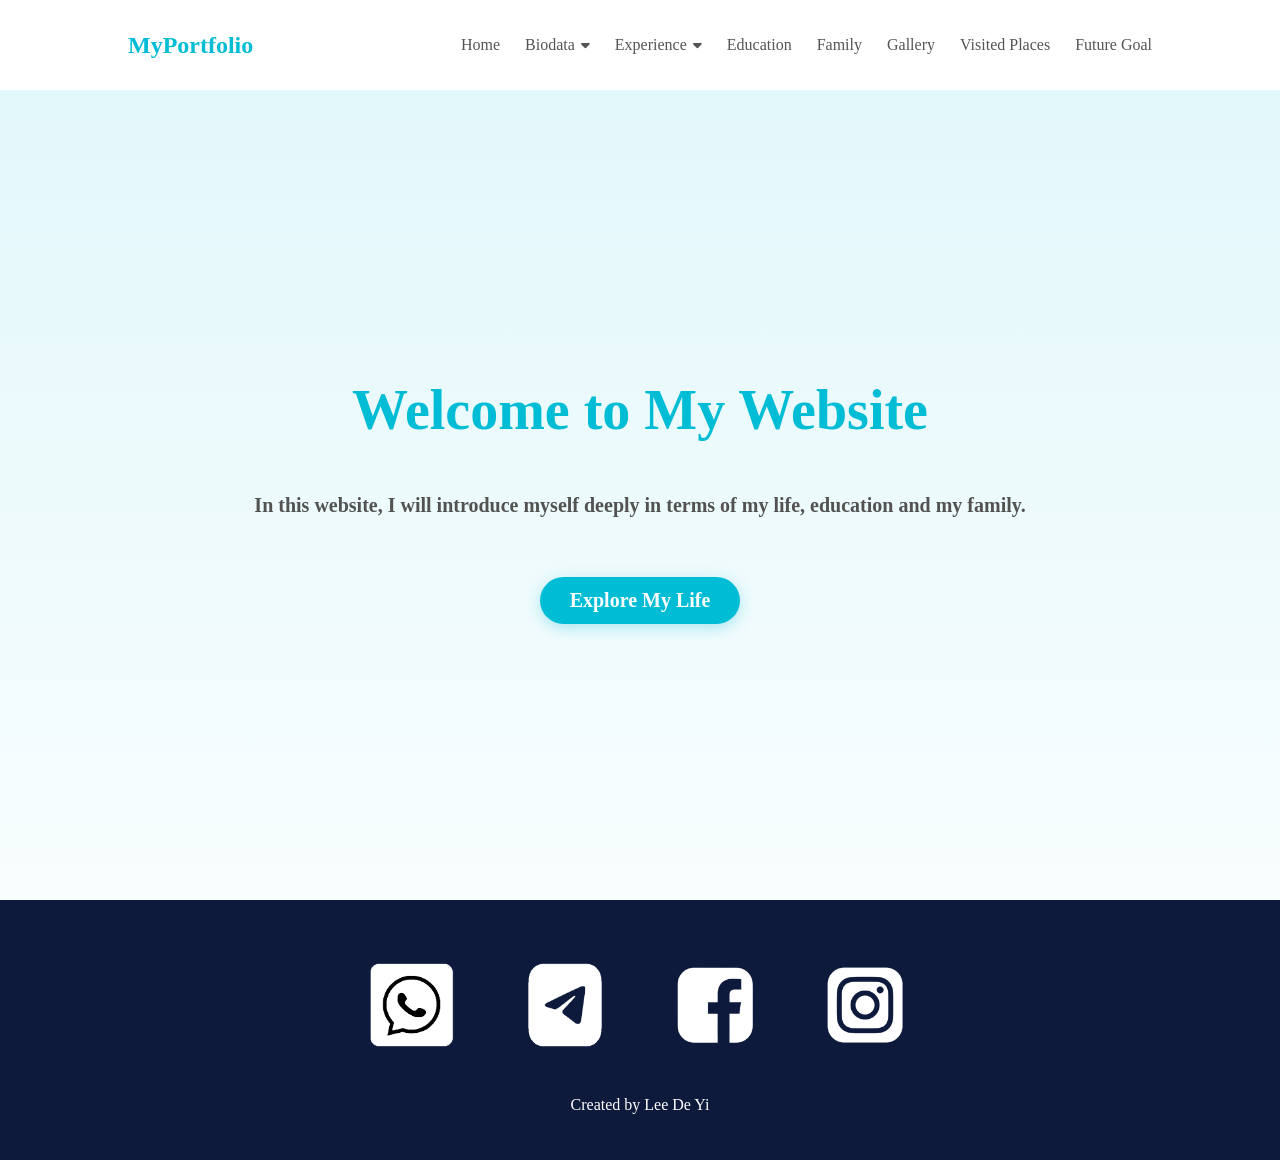
<file: index.html>
<html>
<head>
<title> Personal Website </title>
<link rel="stylesheet" href="css/style.css">
<link rel="stylesheet" href="https://cdnjs.cloudflare.com/ajax/libs/font-awesome/6.4.0/css/all.min.css">
</head>
</head>
<body>

<header class="navbar">
    <div class="logo"> MyPortfolio </div>
    <nav> <ul>
            <li> <a href="index.html"> Home </a></li>

            <li class="dropdown">
                <a href="biodata.html" class="dropdown-toggle"> Biodata <i class="fa-solid fa-caret-down"> </i></a>
                <ul class="dropdown-menu">
                    <li> <a href="biodata.html#myuniversity"> My University </a></li>
                    <li> <a href="biodata.html#personal-info"> My Personal Information</a></li>
                    <li> <a href="biodata.html#my-hobbies"> My Hobbies </a></li>
                </ul>
            </li>
            
            <li class="dropdown"> 
                <a href="experience.html" class="dropdown-toggle"> Experience <i class="fa-solid fa-caret-down"></i></a>
                <ul class="dropdown-menu">
                    <li> <a href="experience.html#academic-section"> Academic Experience </a></li>
                    <li> <a href="experience.html#work-section"> Work Experience </a></li>
                </ul>
            </li>

            <li> <a href="education.html"> Education </a> </li>
            <li> <a href="family.html"> Family </a></li>
            <li> <a href="gallery.html"> Gallery </a></li>
            <li> <a href="visited_places.html"> Visited Places </a></li>
            <li> <a href="future_goal.html"> Future Goal </a></li>
        </ul>
    </nav>
</header>

<div class="home-container">
    <h1> Welcome to My Website <h1>
    <p> In this website, I will introduce myself deeply in terms of my life, education and my family. </p>
    <a href="biodata.html" class="btn"> Explore My Life </a>
</div>

<footer>
    <div class="icon-container">
    <a href="https://wa.me/qr/P2AELR5VDIWWH1" target="_blank">
        <img src="images/icon_whatsapp.png" class="hover-image" alt="WhatsApp">
    </a>

    <a href="https://t.me/leedeyi" target="_blank">
        <img src="images/icon_telegram.png" class="hover-image" alt="Telegram">
    </a>

    <a href="https://www.facebook.com/share/1EXvJigWQc/" target="_blank">
        <img src="images/icon_facebook.png" class="hover-image" alt="Facebook">
    </a>
    <a href="https://www.instagram.com/leedeyi1012?igsh=MThqMXd4MTV3eXZ1eg=" target="_blank">
        <img src="images/icon_instagram.png" class="hover-image" alt="Instagram">
    </a>
    </div>
    <p> Created by Lee De Yi </p>
</footer>
</body>
</html>
</file>
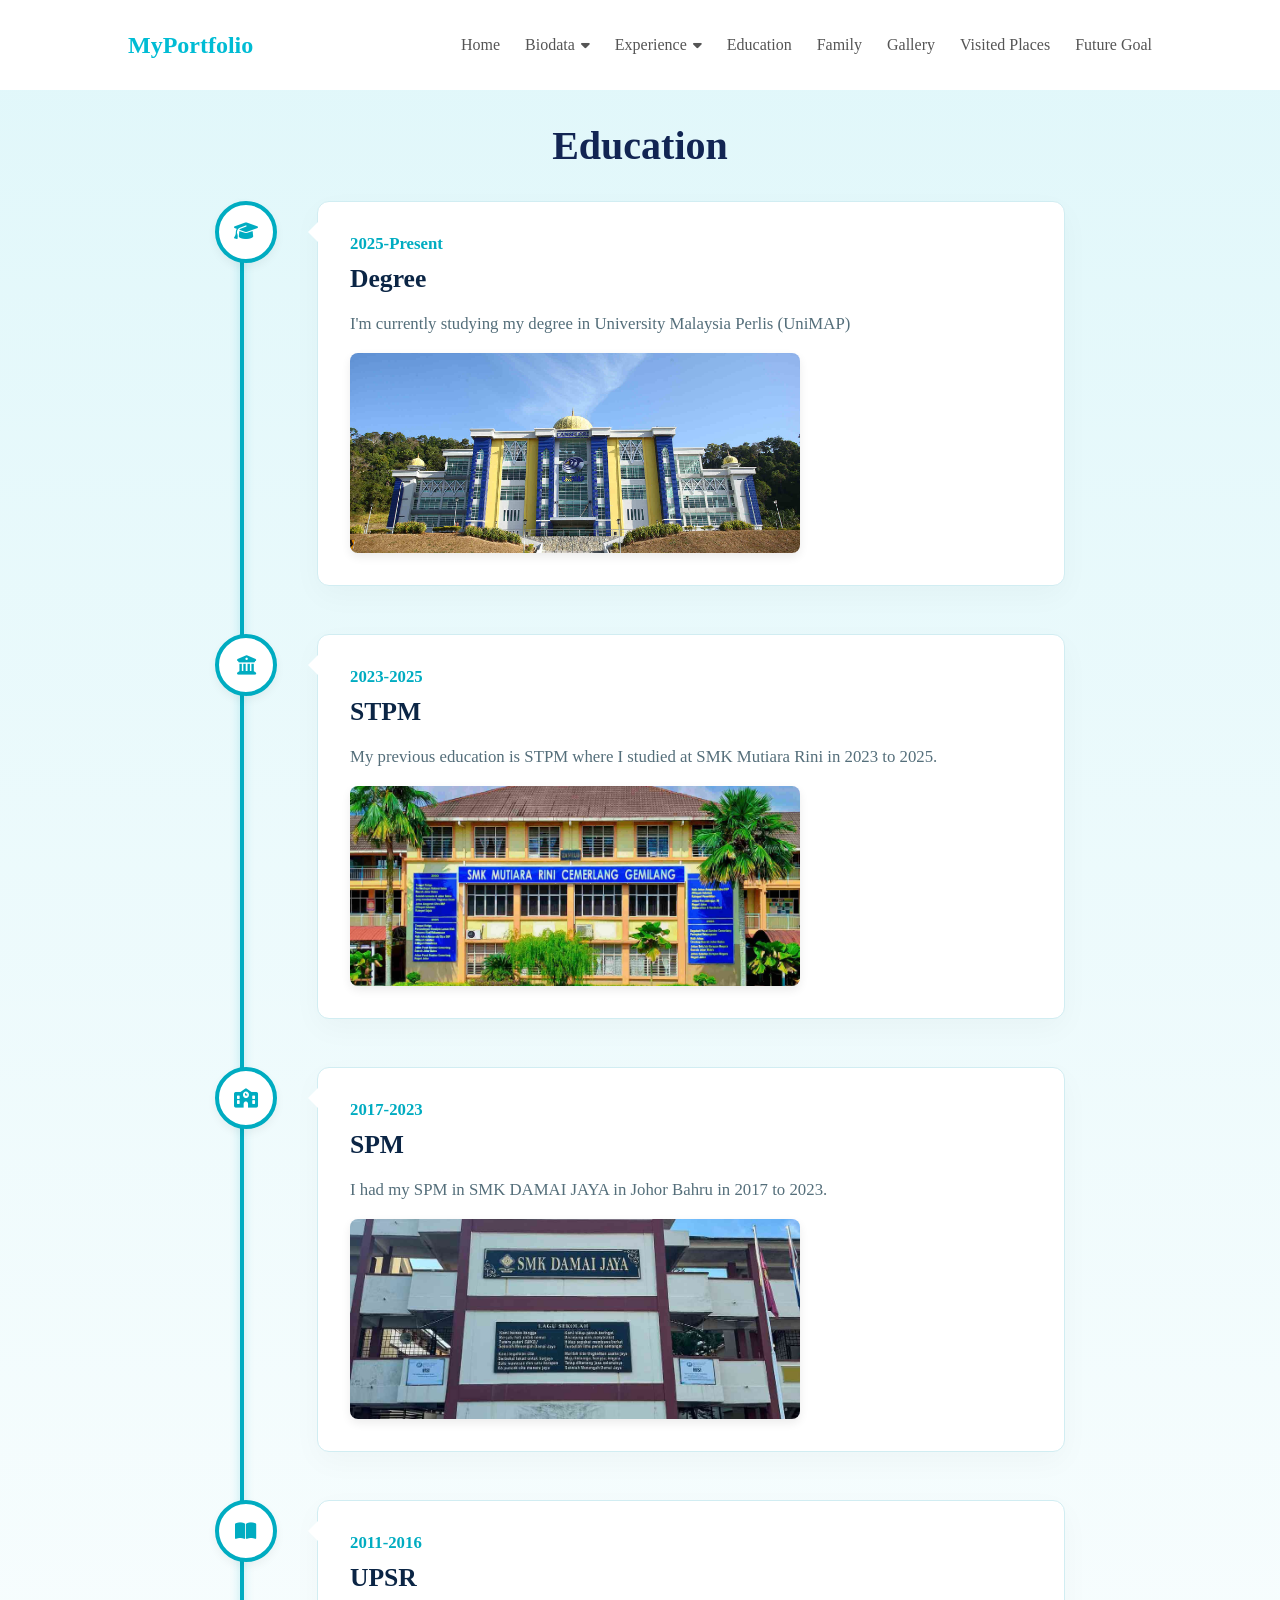
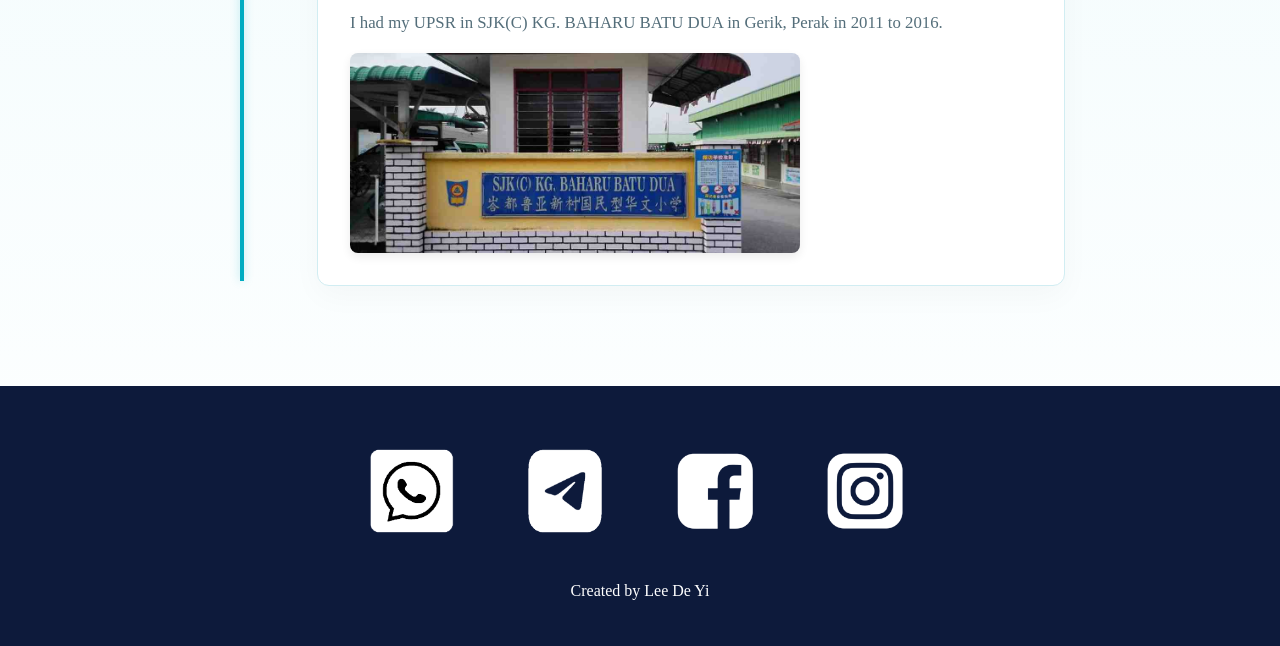
<file: education.html>
<html>
<head>
<title> Education </title>
<link rel="stylesheet" href="css/style.css">
<link rel="stylesheet" href="https://cdnjs.cloudflare.com/ajax/libs/font-awesome/6.4.0/css/all.min.css">
</head>
<body>

<header class="navbar">
    <div class="logo"> MyPortfolio </div>
    <nav> <ul>
            <li> <a href="index.html"> Home </a></li>

            <li class="dropdown">
                <a href="biodata.html" class="dropdown-toggle"> Biodata <i class="fa-solid fa-caret-down"> </i> </a>
                <ul class="dropdown-menu">
                    <li> <a href="biodata.html#myuniversity"> My University </a></li>
                    <li> <a href="biodata.html#personal-info"> My Personal Information</a></li>
                    <li> <a href="biodata.html#my-hobbies"> My Hobbies </a></li>
                </ul>
            </li>
            
            <li class="dropdown"> 
                <a href="experience.html" class="dropdown-toggle"> Experience <i class="fa-solid fa-caret-down"> </i></a>
                <ul class="dropdown-menu">
                    <li> <a href="experience.html#academic-section"> Academic Experience </a></li>
                    <li> <a href="experience.html#work-section"> Work Experience </a></li>
                </ul>
            </li>

            <li> <a href="education.html"> Education </a> </li>
            <li> <a href="family.html"> Family </a></li>
            <li> <a href="gallery.html"> Gallery </a></li>
            <li> <a href="visited_places.html"> Visited Places </a></li>
            <li> <a href="future_goal.html"> Future Goal </a></li>
        </ul>
    </nav>
</header>

<section class="myeducation" id="myeducation">
    <h1> Education </h1>

    <div class="timeline-container">
        <div class="timeline-line"></div>

        <div class="timeline-item">
            <div class="timeline-marker">
                <i class="fa-solid fa-graduation-cap"></i>
            </div>
            <div class="timeline-content">
                <div class="time-period"> 2025-Present </div>
                <h3> Degree </h3>
                <p> I'm currently studying my degree in University Malaysia Perlis (UniMAP) </p>
                <div class="timeline-img">
                    <img src="images/picture_universiti.jpeg" alt="UniMAP">
                </div>
            </div>
        </div>

        <div class="timeline-item">
            <div class="timeline-marker">
                <i class="fa-solid fa-university"></i>
            </div>
            <div class="timeline-content">
                <div class="time-period"> 2023-2025 </div>
                <h3> STPM </h3>
                <p> My previous education is STPM where I studied at SMK Mutiara Rini in 2023 to 2025. </p>
                <div class="timeline-img">
                    <img src="images/picture_stpm.jpg" alt="STPM">
                </div>
            </div>
        </div>

        <div class="timeline-item">
            <div class="timeline-marker">
                <i class="fa-solid fa-school"></i>
            </div>
            <div class="timeline-content">
                <div class="time-period">2017-2023</div>
                <h3> SPM </h3>
                <p> I had my SPM in SMK DAMAI JAYA in Johor Bahru in 2017 to 2023. </p>
                <div class="timeline-img">
                    <img src="images/picture_spm.jpg" alt="SPM">
                </div>
            </div>
        </div>

        <div class="timeline-item">
            <div class="timeline-marker">
                <i class="fa-solid fa-book-open"></i>
            </div>
            <div class="timeline-content">
                <div class="time-period"> 2011-2016 </div>
                <h3> UPSR </h3>
                <p> I had my UPSR in SJK(C) KG. BAHARU BATU DUA in Gerik, Perak in 2011 to 2016. </p>
                <div class="timeline-img">
                    <img src="images/picture_upsr.jpg" alt="UPSR">
                </div>
            </div>
        </div>

    </div>
</section>

<footer>
    <div class="icon-container">
    <a href="https://wa.me/qr/P2AELR5VDIWWH1" target="_blank">
        <img src="images/icon_whatsapp.png" class="hover-image" alt="WhatsApp">
    </a>

    <a href="https://t.me/leedeyi" target="_blank">
        <img src="images/icon_telegram.png" class="hover-image" alt="Telegram">
    </a>

    <a href="https://www.facebook.com/share/1EXvJigWQc/" target="_blank">
        <img src="images/icon_facebook.png" class="hover-image" alt="Facebook">
    </a>
    <a href="https://www.instagram.com/leedeyi1012?igsh=MThqMXd4MTV3eXZ1eg=" target="_blank">
        <img src="images/icon_instagram.png" class="hover-image" alt="Instagram">
    </a>
    </div>
    <p> Created by Lee De Yi </p>
</footer>
</body>
</html>
</file>
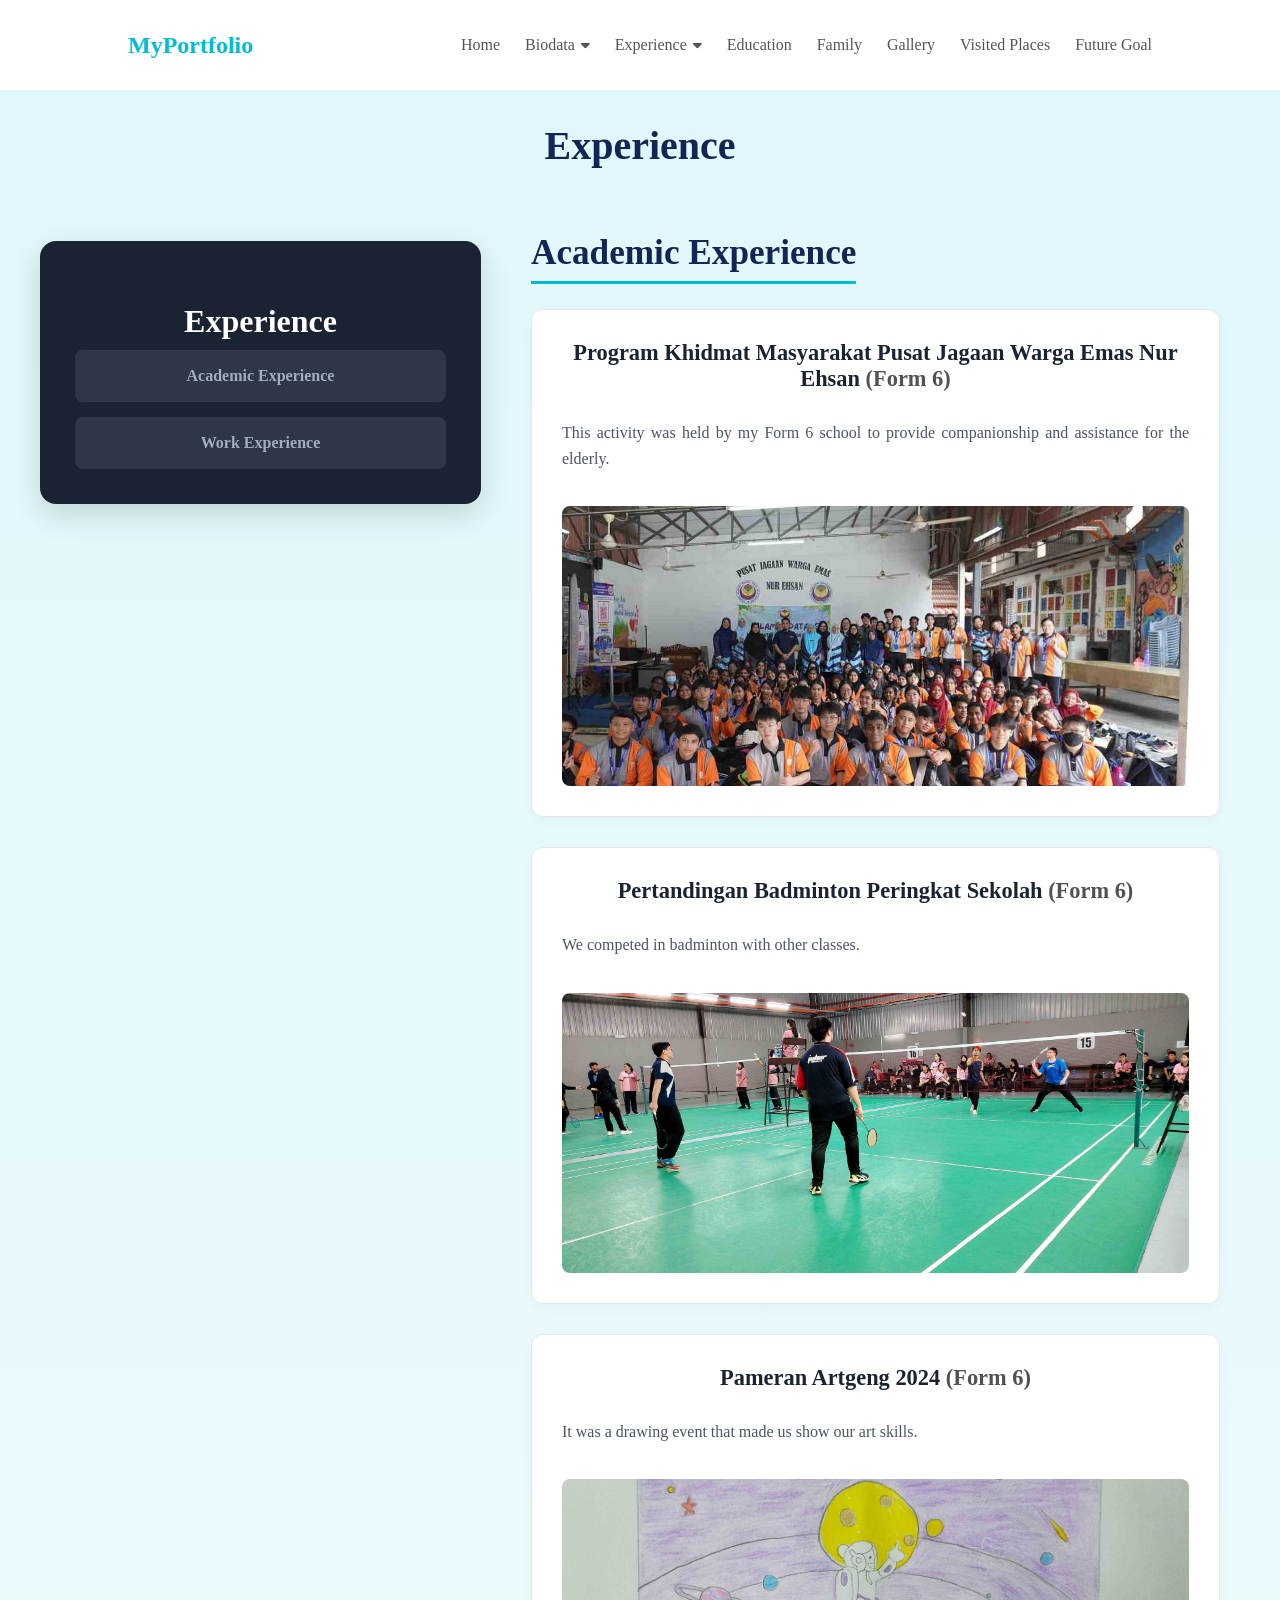
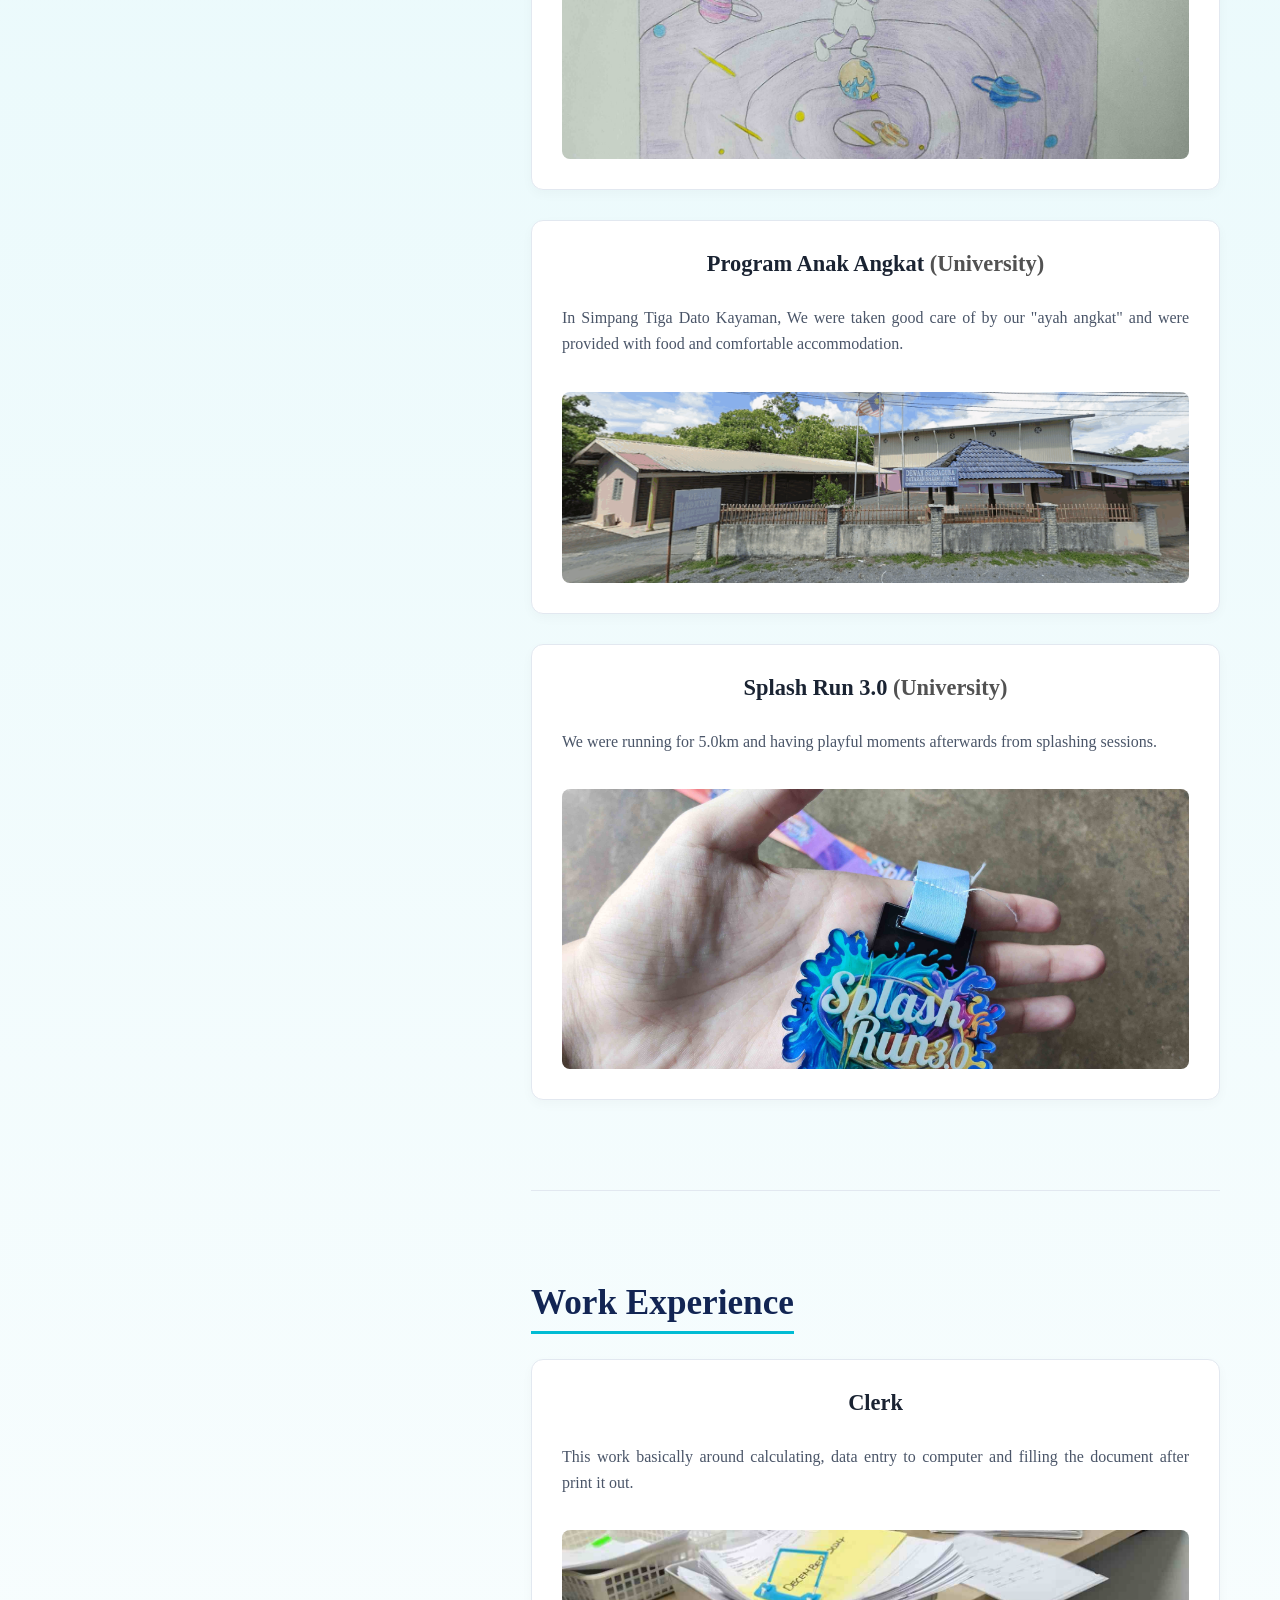
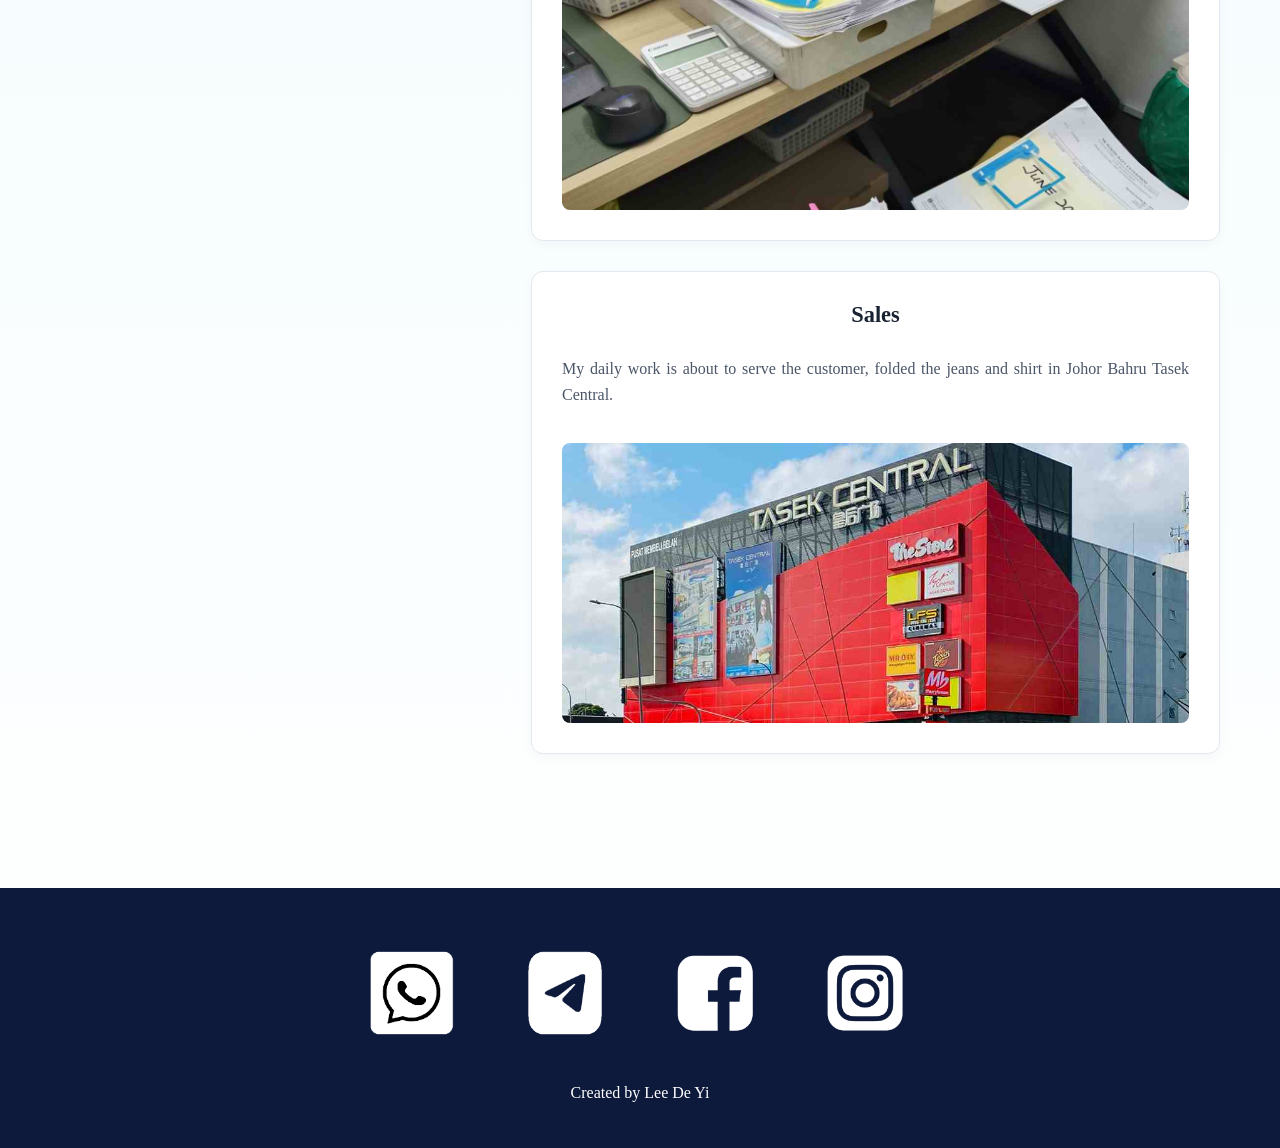
<file: experience.html>
<html>
<head>
<title> Experience </title>
<link rel="stylesheet" href="css/style.css">
<link rel="stylesheet" href="https://cdnjs.cloudflare.com/ajax/libs/font-awesome/6.4.0/css/all.min.css">
</head>
<body>

<header class="navbar">
    <div class="logo"> MyPortfolio </div>
    <nav> <ul>
            <li> <a href="index.html"> Home </a></li>

            <li class="dropdown">
                <a href="biodata.html" class="dropdown-toggle"> Biodata <i class="fa-solid fa-caret-down"> </i> </a>
                <ul class="dropdown-menu">
                    <li> <a href="biodata.html#myuniversity"> My University </a></li>
                    <li> <a href="biodata.html#personal-info"> My Personal Information</a></li>
                    <li> <a href="biodata.html#my-hobbies"> My Hobbies </a></li>
                </ul>
            </li>
            
            <li class="dropdown"> 
                <a href="experience.html" class="dropdown-toggle"> Experience <i class="fa-solid fa-caret-down"> </i></a>
                <ul class="dropdown-menu">
                    <li> <a href="experience.html#academic-section"> Academic Experience </a></li>
                    <li> <a href="experience.html#work-section"> Work Experience </a></li>
                </ul>
            </li>

            <li> <a href="education.html"> Education </a> </li>
            <li> <a href="family.html"> Family </a></li>
            <li> <a href="gallery.html"> Gallery </a></li>
            <li> <a href="visited_places.html"> Visited Places </a></li>
            <li> <a href="future_goal.html"> Future Goal </a></li>
        </ul>
    </nav>
</header>

    <h1> Experience </h1>
<div class="experience-container">
    
    <aside class="left-nav-panel">
        <h2 class="nav-main-title"> Experience </h2>
        
        <div class="nav-btn-group">
            <a href="#academic-section" class="nav-btn"> Academic Experience </a>
            <a href="#work-section" class="nav-btn"> Work Experience </a>
        </div>
    </aside>

    <main class="right-scroll-content">
        
        <section id="academic-section" class="content-block-wrapper">
            <h1 class="section-heading"> Academic Experience </h1>
            
            <div class="info-card">
                <h2> Program Khidmat Masyarakat Pusat Jagaan Warga Emas Nur Ehsan <span style="color: rgb(82, 82, 82)"> (Form 6) </span></h2>
                <p> This activity was held by my Form 6 school to provide companionship and assistance for the elderly. </p>
                <img src="images/picture_program_khidmat_masyarakat.jpg"  alt="Picture Program Khidmat Masyarakat" class="card-display-img">
            </div>

            <div class="info-card">
                <h2> Pertandingan Badminton Peringkat Sekolah <span style="color: rgb(82, 82, 82)"> (Form 6) </span></h2>
                <p> We competed in badminton with other classes. </p>
                <img src="images/picture_pertandingan_badminton.jpg" alt="Picture Pertandingan Badminton" class="card-display-img">
            </div>

            <div class="info-card">
                <h2> Pameran Artgeng 2024 <span style="color: rgb(82, 82, 82)"> (Form 6) </span></h2>
                <p>  It was a drawing event that made us show our art skills. </p>
                <img src="images/picture_artgeng.jpg" alt="Picture Artgeng" class="card-display-img">
            </div>

            <div class="info-card">
                <h2> Program Anak Angkat <span style="color: rgb(82, 82, 82)"> (University) </span></h2>
                <p>  In Simpang Tiga Dato Kayaman, We were taken good care of by our "ayah angkat" and were provided with food and comfortable accommodation. </p>
                <img src="images/picture_program_anak_angkat.png" alt="Picture Program Anak Angkat" class="card-display-img">
            </div>

            <div class="info-card">
                <h2> Splash Run 3.0 <span style="color: rgb(82, 82, 82)"> (University) </span> </h2>
                <p>  We were running for 5.0km and having playful moments afterwards from splashing sessions. </p>
                <img src="images/picture_splash_run.jpg" alt="Picture Splash Run" class="card-display-img">
            </div>

        </section>

        <hr class="section-divider">

        <section id="work-section" class="content-block-wrapper">
            <h1 class="section-heading"> Work Experience </h1>
            
            <div class="info-card">
                <h2> Clerk </h2>
                <p> This work basically around calculating, data entry to computer and filling the document after print it out. </p>
                <img src="images/picture_work_experience_clerk.jpg" alt="Picture Clerk" class="card-display-img">
            </div>

            <div class="info-card">
                <h2> Sales </h2>
                <p> My daily work is about to serve the customer, folded the jeans and shirt in Johor Bahru Tasek Central. </p>
                <img src="images/picture_work_experience_sales.jpg" alt="Picture Sales" class="card-display-img">
            </div>

        </section>

    </main>
</div>

<br>
<br>
<br>

<footer>
    <div class="icon-container">
    <a href="https://wa.me/qr/P2AELR5VDIWWH1" target="_blank">
        <img src="images/icon_whatsapp.png" class="hover-image" alt="WhatsApp">
    </a>

    <a href="https://t.me/leedeyi" target="_blank">
        <img src="images/icon_telegram.png" class="hover-image" alt="Telegram">
    </a>

    <a href="https://www.facebook.com/share/1EXvJigWQc/" target="_blank">
        <img src="images/icon_facebook.png" class="hover-image" alt="Facebook">
    </a>
    <a href="https://www.instagram.com/leedeyi1012?igsh=MThqMXd4MTV3eXZ1eg=" target="_blank">
        <img src="images/icon_instagram.png" class="hover-image" alt="Instagram">
    </a>
    </div>
    <p> Created by Lee De Yi </p>
</footer>
</body>
</html>
</file>
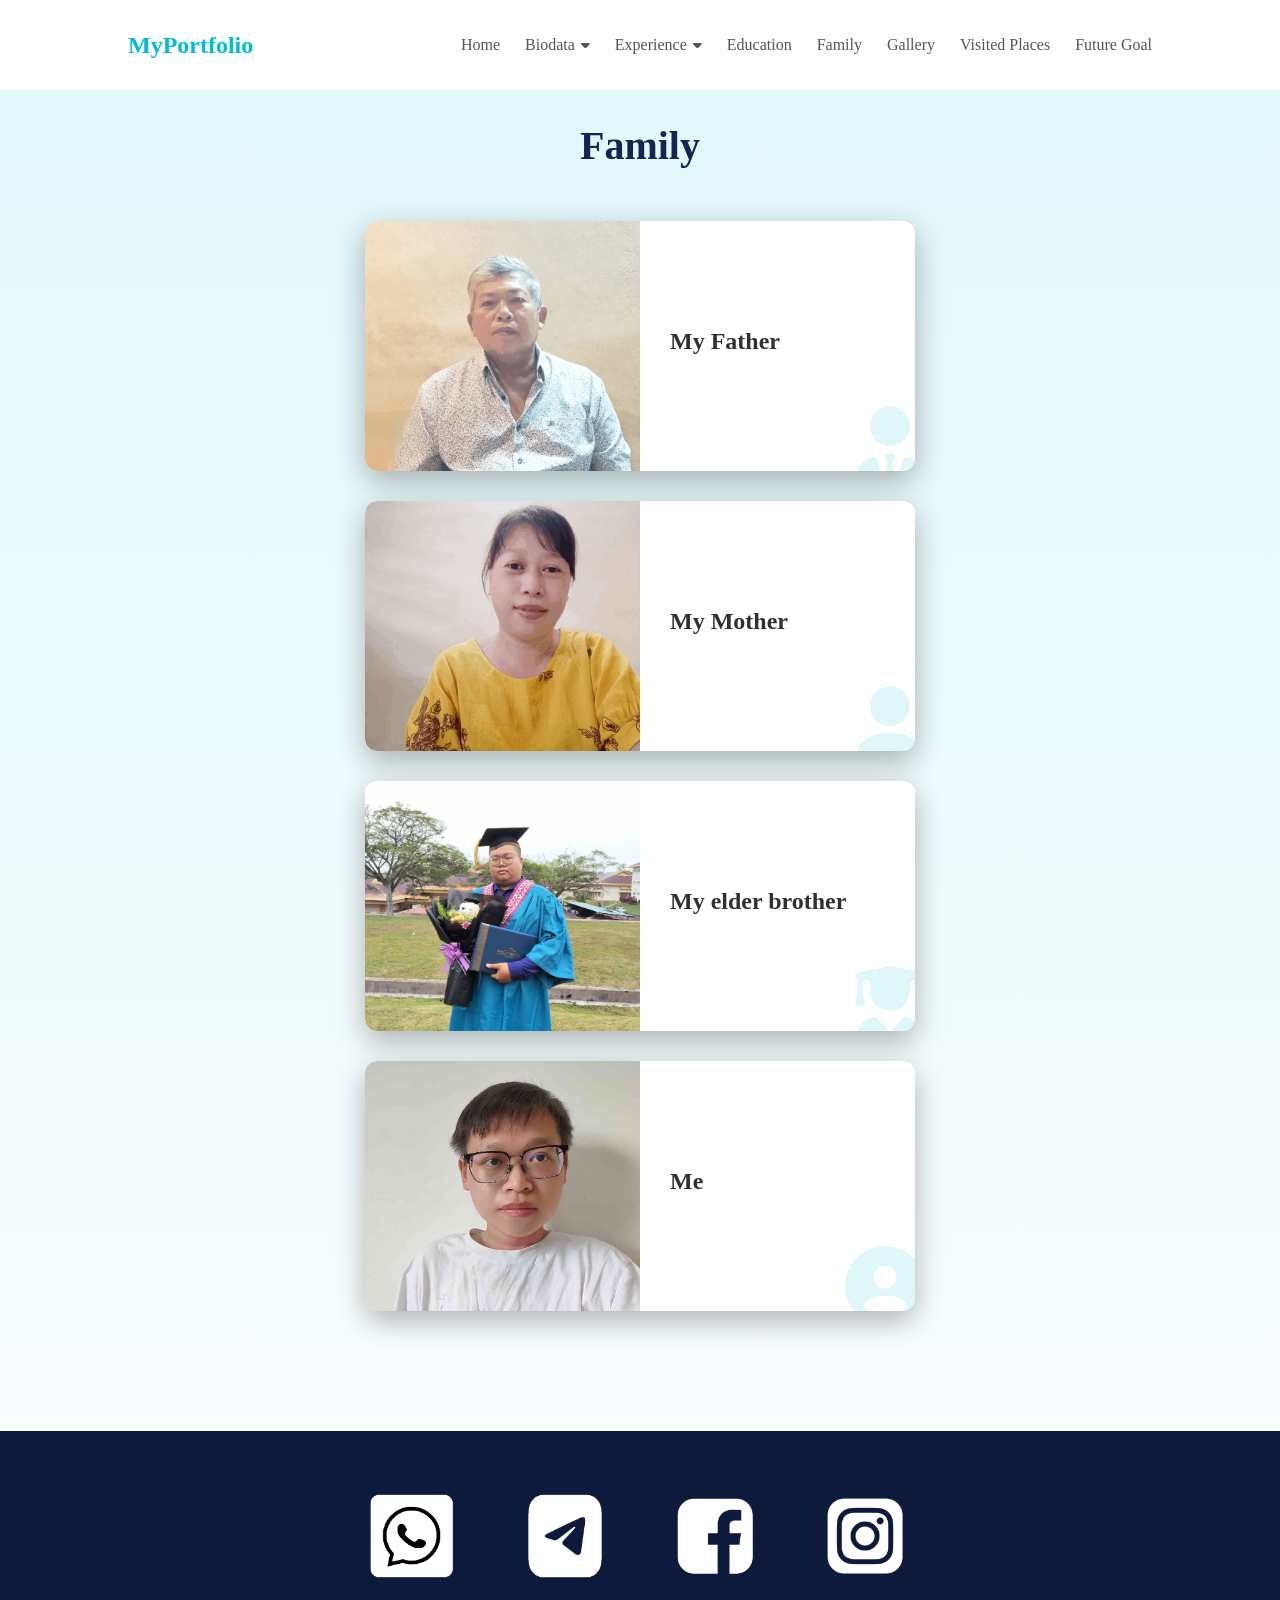
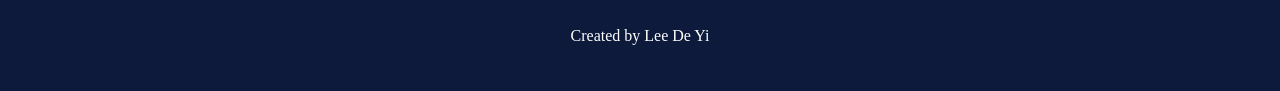
<file: family.html>
<html>
<head>
<title> Family </title>
<link rel="stylesheet" href="css/style.css">
<link rel="stylesheet" href="https://cdnjs.cloudflare.com/ajax/libs/font-awesome/6.4.0/css/all.min.css">
</head>
<body>

<header class="navbar">
    <div class="logo"> MyPortfolio </div>
    <nav> <ul>
            <li> <a href="index.html"> Home </a></li>

            <li class="dropdown">
                <a href="biodata.html" class="dropdown-toggle"> Biodata <i class="fa-solid fa-caret-down"> </i></a>
                <ul class="dropdown-menu">
                    <li> <a href="biodata.html#myuniversity"> My University </a></li>
                    <li> <a href="biodata.html#personal-info"> My Personal Information</a></li>
                    <li> <a href="biodata.html#my-hobbies"> My Hobbies </a></li>
                </ul>
            </li>
            
            <li class="dropdown"> 
                <a href="experience.html" class="dropdown-toggle"> Experience <i class="fa-solid fa-caret-down"> </i></a>
                <ul class="dropdown-menu">
                    <li> <a href="experience.html#academic-section"> Academic Experience </a></li>
                    <li> <a href="experience.html#work-section"> Work Experience </a></li>
                </ul>
            </li>

            <li> <a href="education.html"> Education </a> </li>
            <li> <a href="family.html"> Family </a></li>
            <li> <a href="gallery.html"> Gallery </a></li>
            <li> <a href="visited_places.html"> Visited Places </a></li>
            <li> <a href="future_goal.html"> Future Goal </a></li>
        </ul>
    </nav>
</header>

<section class="myfamily" id="myfamily">
    <h1> Family </h1>

<div class="familycontainer">
    <div class="familybox">
        <img src="images/picture_family_my_father.png" alt="Picture My Father">
    <div class="familybox-content">
        <h2> My Father </h2>
        <i class="fa-solid fa-user-tie family-bg-icon"></i>
    </div>
</div>

    <div class="familybox">
        <img src="images/picture_family_my_mother.png" alt="Picture My Mother">
    <div class="familybox-content">
        <h2> My Mother </h2>
        <i class="fa-solid fa-user family-bg-icon"></i>
    </div>
</div>

    <div class="familybox">
        <img src="images/picture_family_my_elder_brother.jpg" alt="Picture My Elder Brother">
    <div class="familybox-content">
        <h2> My elder brother </h2>
        <i class="fa-solid fa-user-graduate family-bg-icon"></i>
    </div>
</div>

    <div class="familybox">
        <img src="images/picture_family_me.jpg" alt="Picture Me">
    <div class="familybox-content">
        <h2> Me </h2>
        <i class="fa-solid fa-circle-user family-bg-icon"></i>
    </div>
</div>
</section>

<footer>
    <div class="icon-container">
    <a href="https://wa.me/qr/P2AELR5VDIWWH1" target="_blank">
        <img src="images/icon_whatsapp.png" class="hover-image" alt="WhatsApp">
    </a>

    <a href="https://t.me/leedeyi" target="_blank">
        <img src="images/icon_telegram.png" class="hover-image" alt="Telegram">
    </a>

    <a href="https://www.facebook.com/share/1EXvJigWQc/" target="_blank">
        <img src="images/icon_facebook.png" class="hover-image" alt="Facebook">
    </a>
    <a href="https://www.instagram.com/leedeyi1012?igsh=MThqMXd4MTV3eXZ1eg=" target="_blank">
        <img src="images//icon_instagram.png" class="hover-image" alt="Instagram">
    </a>
    </div>
    <p> Created by Lee De Yi </p>
</footer>
</body>
</html>
</file>
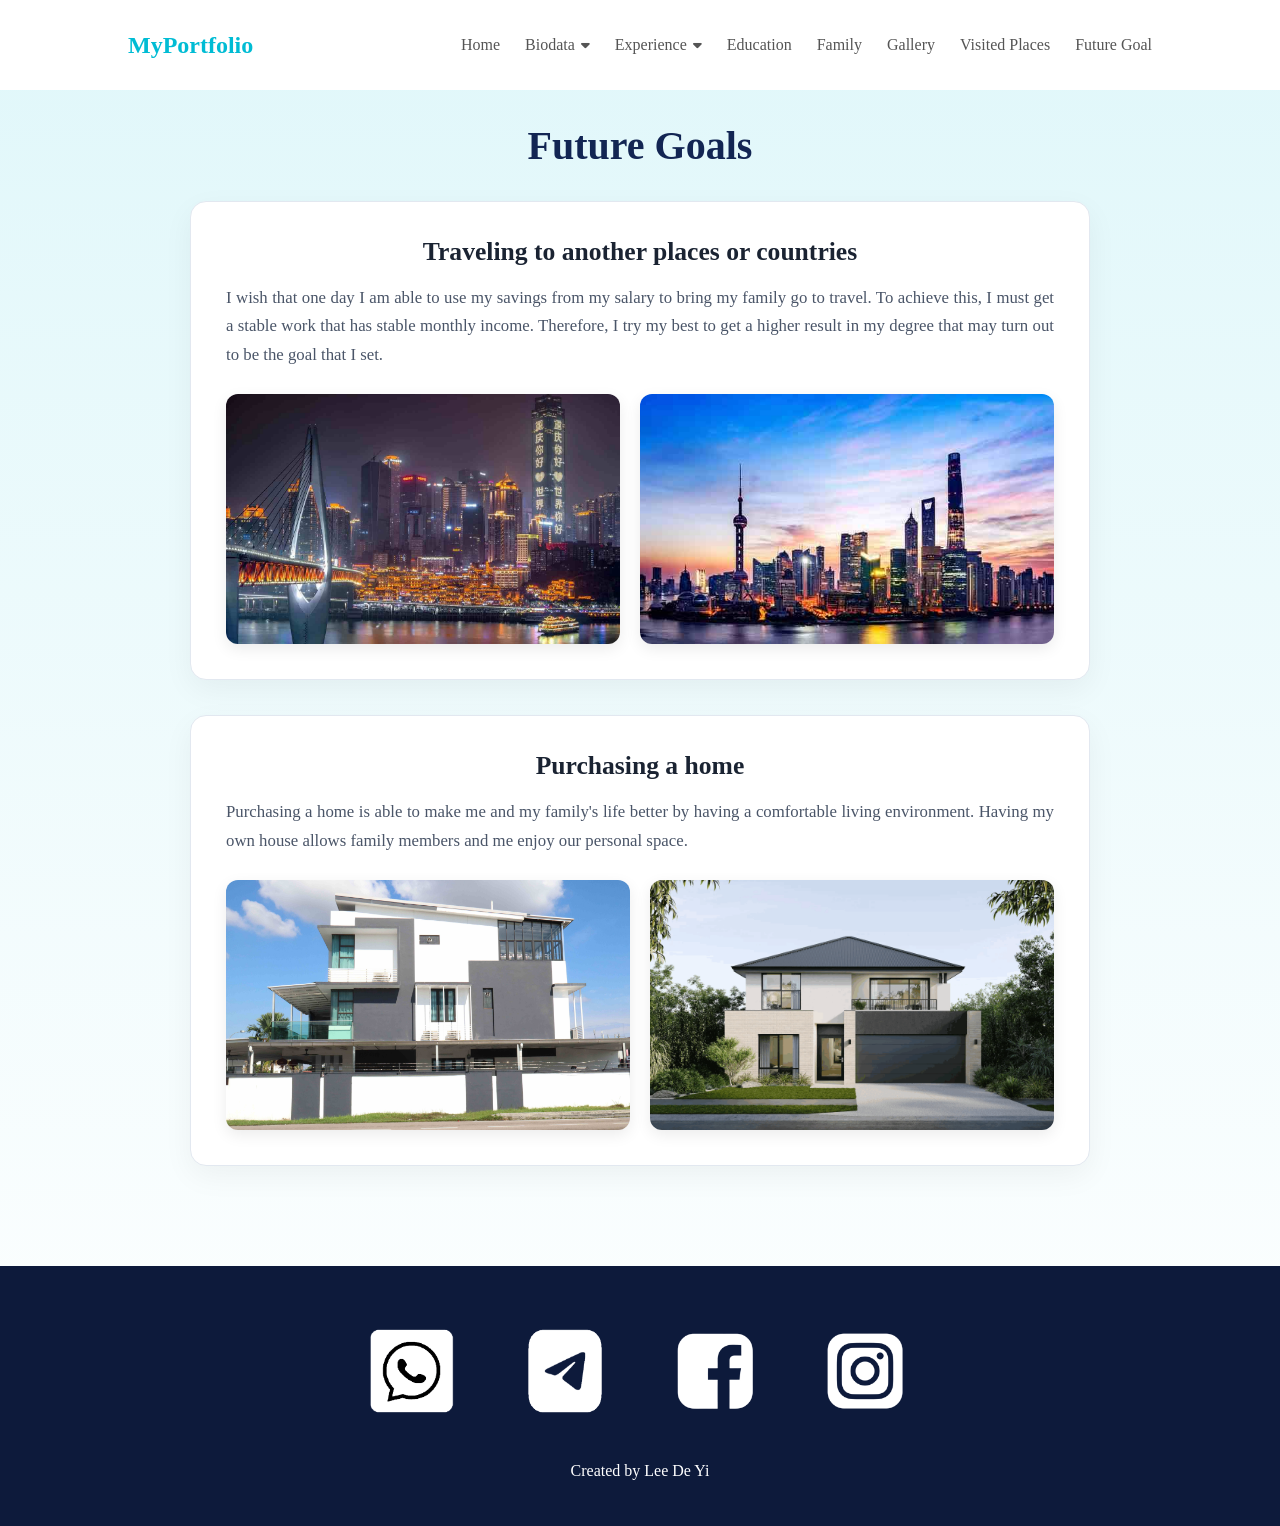
<file: future_goal.html>
<html>
<head>
<title> Future Goal </title>
<link rel="stylesheet" href="css/style.css">
<link rel="stylesheet" href="https://cdnjs.cloudflare.com/ajax/libs/font-awesome/6.4.0/css/all.min.css">
</head>
<body>

<header class="navbar">
    <div class="logo"> MyPortfolio </div>
    <nav> <ul>
            <li> <a href="index.html"> Home </a></li>

            <li class="dropdown">
                <a href="biodata.html" class="dropdown-toggle"> Biodata <i class="fa-solid fa-caret-down"> </i></a>
                <ul class="dropdown-menu">
                    <li> <a href="biodata.html#myuniversity"> My University </a></li>
                    <li> <a href="biodata.html#personal-info"> My Personal Information</a></li>
                    <li> <a href="biodata.html#my-hobbies"> My Hobbies </a></li>
                </ul>
            </li>
            
            <li class="dropdown"> 
                <a href="experience.html" class="dropdown-toggle"> Experience <i class="fa-solid fa-caret-down"> </i></a>
                <ul class="dropdown-menu">
                    <li> <a href="experience.html#academic-section"> Academic Experience </a></li>
                    <li> <a href="experience.html#work-section"> Work Experience </a></li>
                </ul>
            </li>

            <li> <a href="education.html"> Education </a></li>
            <li> <a href="family.html"> Family </a></li>
            <li> <a href="gallery.html"> Gallery </a></li>
            <li> <a href="visited_places.html"> Visited Places </a></li>
            <li> <a href="future_goal.html"> Future Goal </a></li>
        </ul>
    </nav>
    </div>
</header>

<section class="future-goal-section">
    <h1> Future Goals </h1>

    <div class="futuregoalbox">
        <div class="futuregoalbox-content">
            <h2> Traveling to another places or countries </h2>
            <p> I wish that one day I am able to use my savings from my salary to bring my family go to travel. To achieve this, I must get a stable work that has stable monthly income. Therefore, I try my best to get a higher result in my degree that may turn out to be the goal that I set. </p>
            
            <div class="goal-image-row">
                <img src="images/picture_future_goal_travel_1.jpg" alt="Picture Travel Places 1">
                <img src="images/picture_future_goal_travel_2.jpeg" alt="Picture Travel Places 2">
            </div>
        </div>
    </div>

    <div class="futuregoalbox">
        <div class="futuregoalbox-content">
            <h2> Purchasing a home </h2>
            <p> Purchasing a home is able to make me and my family's life better by having a comfortable living environment. Having my own house allows family members and me enjoy our personal space. </p>

            <div class="goal-image-row">
                <img src="images/picture_future_goal_house_1.jpg" alt="Picture Future Goal House 1">
                <img src="images/picture_future_goal_house_2.png" alt="Picture Future Goal House 2">
            </div>
        </div>
    </div>

</section>

<footer>
    <div class="icon-container">
    <a href="https://wa.me/qr/P2AELR5VDIWWH1" target="_blank">
        <img src="images/icon_whatsapp.png" class="hover-image" alt="WhatsApp">
    </a>

    <a href="https://t.me/leedeyi" target="_blank">
        <img src="images/icon_telegram.png" class="hover-image" alt="Telegram">
    </a>

    <a href="https://www.facebook.com/share/1EXvJigWQc/" target="_blank">
        <img src="images/icon_facebook.png" class="hover-image" alt="Facebook">
    </a>
    <a href="https://www.instagram.com/leedeyi1012?igsh=MThqMXd4MTV3eXZ1eg=" target="_blank">
        <img src="images/icon_instagram.png" class="hover-image" alt="Instagram">
    </a>
    </div>
    <p> Created by Lee De Yi </p>
</footer>
</body>
</html>
</file>
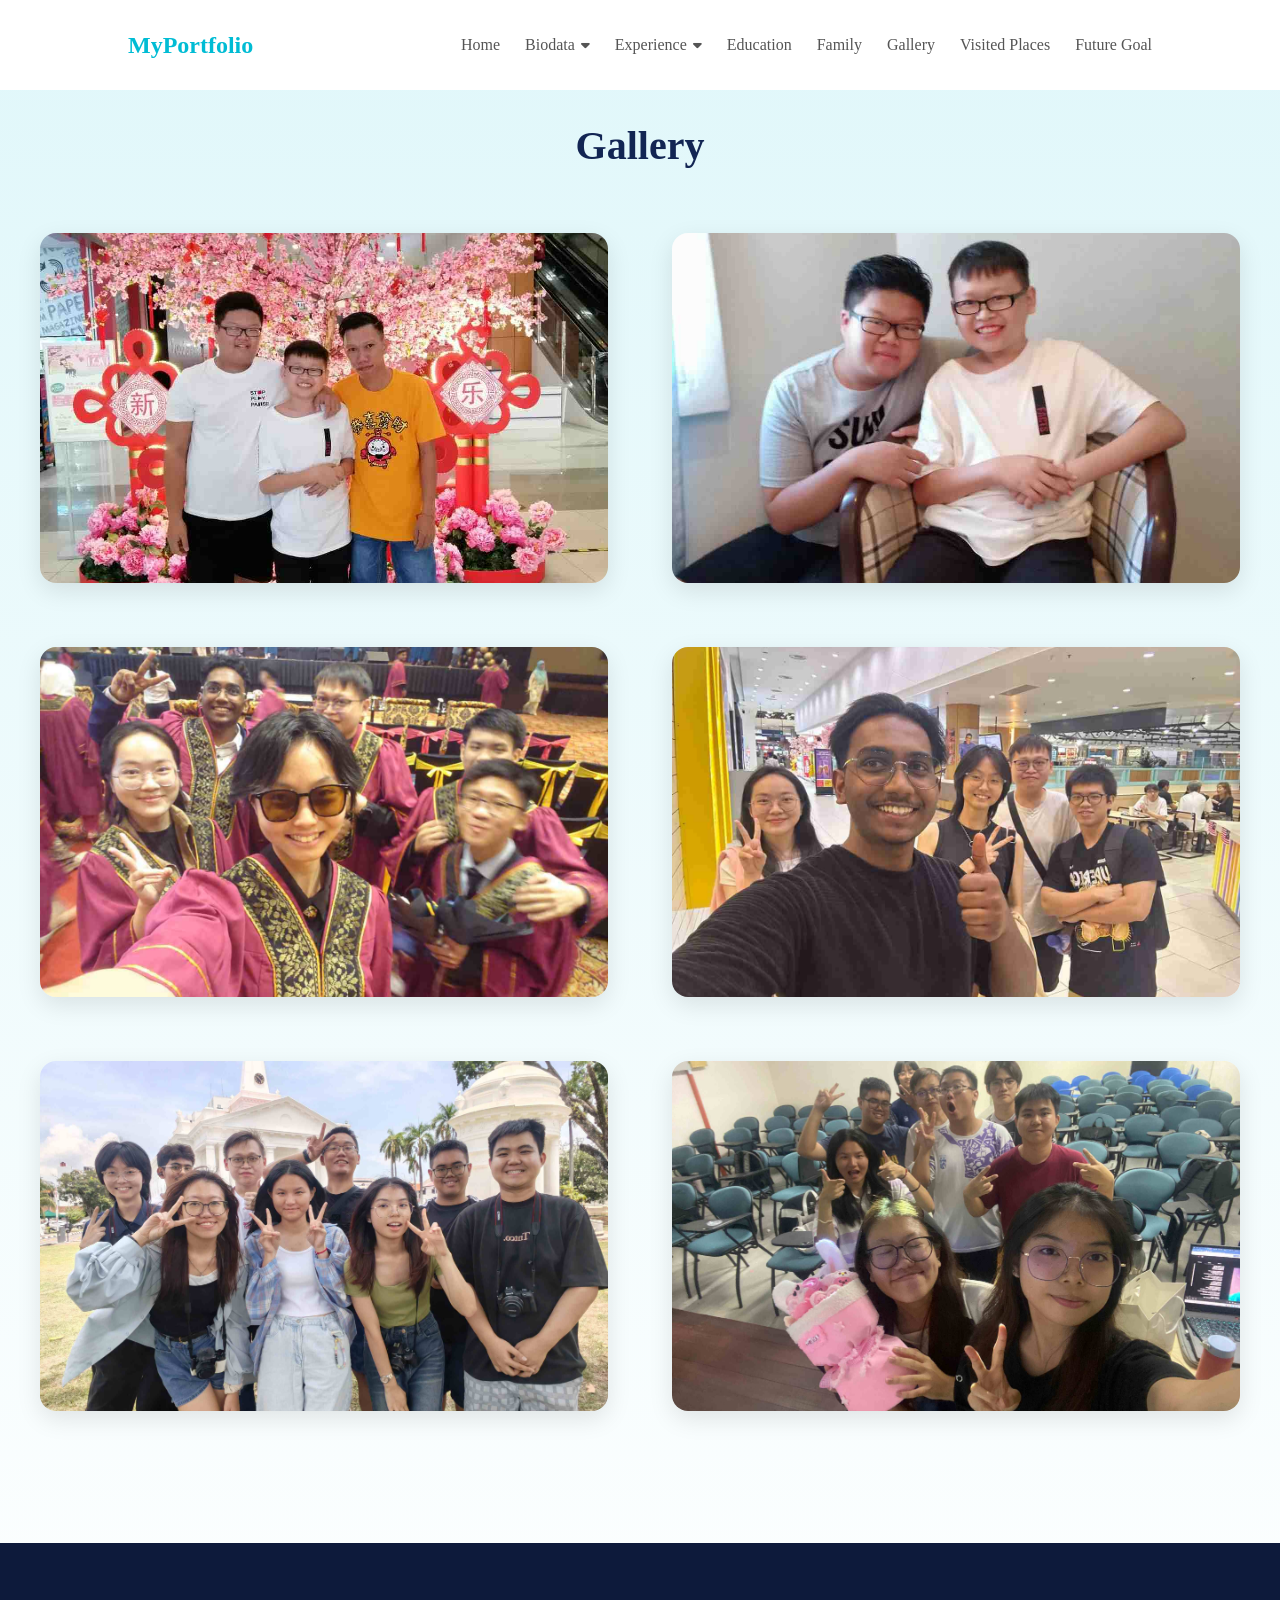
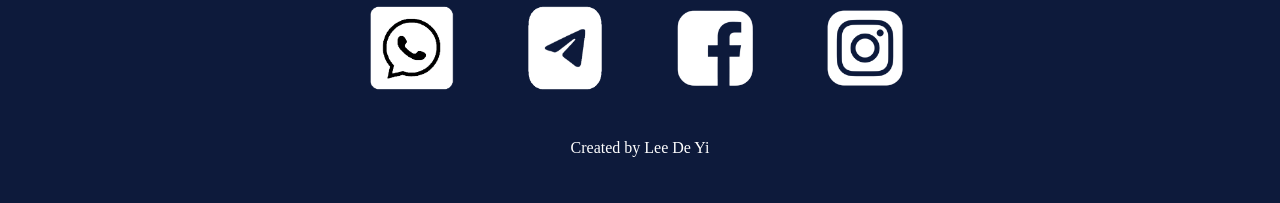
<file: gallery.html>
<html>
<head>
<title> Gallery </title>
<link rel="stylesheet" href="css/style.css">
<link rel="stylesheet" href="https://cdnjs.cloudflare.com/ajax/libs/font-awesome/6.4.0/css/all.min.css">
</head>
<body>

<header class="navbar">
    <div class="logo"> MyPortfolio </div>
    <nav> <ul>
            <li> <a href="index.html"> Home </a></li>

            <li class="dropdown">
                <a href="biodata.html" class="dropdown-toggle"> Biodata <i class="fa-solid fa-caret-down"> </i></a>
                <ul class="dropdown-menu">
                    <li> <a href="biodata.html#myuniversity"> My University </a></li>
                    <li> <a href="biodata.html#personal-info"> My Personal Information</a></li>
                    <li> <a href="biodata.html#my-hobbies"> My Hobbies </a></li>
                </ul>
            </li>
            
            <li class="dropdown"> 
                <a href="experience.html" class="dropdown-toggle"> Experience <i class="fa-solid fa-caret-down"> </i></a>
                <ul class="dropdown-menu">
                    <li> <a href="experience.html#academic-section"> Academic Experience </a></li>
                    <li> <a href="experience.html#work-section"> Work Experience </a></li>
                </ul>
            </li>

            <li> <a href="education.html"> Education </a> </li>
            <li> <a href="family.html"> Family </a></li>
            <li> <a href="gallery.html"> Gallery </a></li>
            <li> <a href="visited_places.html"> Visited Places </a></li>
            <li> <a href="future_goal.html"> Future Goal </a></li>
        </ul>
    </nav>
</header>

<section class="mygallery" id="mygallery">
    <h1> Gallery </h1>

<div class="gallery-container">
    <div class="gallery-box">
        <img src="images/picture_gallery_family_1.jpg" alt="Picture With My Family 1">
        <div class="gallerylayer">
            <h2> With My Family </h2>
        </div>
    </div>

    <div class="gallery-box">
        <img src="images/picture_gallery_family_2.jpg" alt="Picture With My Family 2">
        <div class="gallerylayer">
            <h2> With My Family </h2>
        </div>
    </div>

    <div class="gallery-box">
        <img src="images/picture_gallery_f6friends_1.jpg" alt="Picture With Form 6 Friends 1">
        <div class="gallerylayer">
            <h2> With My Form 6 Friends </h2>
        </div>
    </div>

    <div class="gallery-box">
        <img src="images/picture_gallery_f6friends_2.jpg" alt="Picture With Form 6 Friends 2">
        <div class="gallerylayer">
            <h2> With My Form 6 Friends </h2>
        </div>
    </div>

    <div class="gallery-box">
        <img src="images/picture_gallery_universityfriends_1.jpg" alt="Picture With My University Friends 1">
        <div class="gallerylayer">
            <h2> With My University Friends </h2>
        </div>
    </div>

    <div class="gallery-box">
        <img src="images/picture_gallery_univerisityfriends_2.jpg" alt="Picture With My University Friends 2">
        <div class="gallerylayer">
            <h2> With My University Friends </h2>
        </div>
    </div>
</div>
</section>

<footer>
    <div class="icon-container">
    <a href="https://wa.me/qr/P2AELR5VDIWWH1" target="_blank">
        <img src="images/icon_whatsapp.png" class="hover-image" alt="WhatsApp">
    </a>

    <a href="https://t.me/leedeyi" target="_blank">
        <img src="images/icon_telegram.png" class="hover-image" alt="Telegram">
    </a>

    <a href="https://www.facebook.com/share/1EXvJigWQc/" target="_blank">
        <img src="images/icon_facebook.png" class="hover-image" alt="Facebook">
    </a>
    <a href="https://www.instagram.com/leedeyi1012?igsh=MThqMXd4MTV3eXZ1eg=" target="_blank">
        <img src="images/icon_instagram.png" class="hover-image" alt="Instagram">
    </a>
    </div>
    <p> Created by Lee De Yi </p>
</footer>
</body>
</html>
</file>
<file: css/style.css>
html{
    scroll-behavior: smooth;
}

body{
    background: linear-gradient(to bottom, #e0f7fa, #fff) no-repeat;
    margin: 0;
    padding:0;
    font-family: Segoe UI;
}

.navbar {
   position: sticky;
   top: 0;
   z-index: 9999;
   background-color: #ffffff;
   display: flex;
   justify-content: space-between;
   align-items: center;
   padding: 20px 10%;
   box-shadow: 0 2px 10px rgba(0,0,0.0.1);
}

.navbar .logo {
   font-size: 24px;
   font-weight: bold;
   color: #00bcd4;
}

.navbar ul {
    display: flex;
    list-style: none;
    gap: 25px;  
}

.navbar ul li a {
    text-decoration: none;
    color: #555;
    font-weight: 500;
    transition: color 0.1s ease;
}

.navbar ul li a:hover {
    color: #00bcd4;
}

.navbar ul li.dropdown {
    position: relative;
}

.navbar ul li.dropdown .dropdown-toggle {
    display: flex;
    align-items: center;
    gap: 6px; 
}

.navbar ul li.dropdown .dropdown-toggle i {
    font-size: 14px;
    transition: transform 0.3s ease, color 0.3s ease;
    display: inline-block;
}

.navbar ul .dropdown-menu {
    position: absolute;
    top: 100%;
    left: 50%;
    transform: translateX(-50%) translateY(10px); 
    background-color: #ffffff;
    box-shadow: 0 5px 20px rgba(0, 0, 0, 0.15);
    padding: 10px 0;
    border-radius: 8px;
    list-style: none;
    display: flex;
    flex-direction: column; 
    min-width: 220px;
    gap: 0;
    z-index: 1000;
    opacity: 0;
    visibility: hidden;
    transition: opacity 0.3s ease, transform 0.3s ease, visibility 0.3s ease;
}

.navbar ul .dropdown-menu li a {
    display: block;
    padding: 12px 20px;
    color: #555;
    font-size: 15px;
    white-space: nowrap;
    transition: background 0.2s ease, color 0.2s ease;
}

.navbar ul .dropdown-menu li a:hover {
    background-color: #e0f7fa;
    color: #00bcd4;
}

.navbar ul li.dropdown:hover .dropdown-toggle i {
    transform: rotate(180deg);
    color: #00bcd4;
}

.navbar ul li.dropdown:hover .dropdown-menu {
    opacity: 1;
    visibility: visible;
    transform: translateX(-50%) translateY(0); 
}

h1{
    font-size: 2.5rem;
    color:#122553;
    text-align: center;
    margin-top: 2rem;
    margin-bottom: 2rem;
    font-weight: 700;
}

h2{
    color: red;
    text-align: center;
}

.home-container{
    height: 90vh;
    display: flex;
    flex-direction: column;
    justify-content: center;
    align-items: center;
    text-align: center;
    padding: 0 20px;
}

.home-container h1{
    color: #00bcd4;
    text-align: center;
    justify-content: center;
    font-size: 56px;
    font-weight: bold;
    margin-bottom: 20px;
}

.home-container p{
    color: rgb(82, 82, 82);
    font-size: 20px;
    text-align: center;
    justify-content: center;
    margin: 0 auto 60px auto;
}

.btn {
    display: inline-block;
    font-size: 20px;
    padding: 12px 30px;
    background-color:#00bcd4;
    color: #fff;
    text-decoration: none;
    border-radius: 25px;
    box-shadow: 0 4px 15px rgba(0, 188, 212, 0.3);
    transition: transform var(--transition-speed), box-shadow var(--transition-speed);
}

.btn:hover {
    transform: translateY(-3px);
    box-shadow: 0 6px 20px rgba(0, 188, 212, 0.5);
}

.biodata-container {
    width: 100%;
}

.myuniversity {
    min-height: 100vh;
    display: flex;
    justify-content: center;
    align-items: center;
    gap: 6rem;
    padding: 0 10%;
}

.myuniversity-img {
    width: 500px;
    height: auto;
    display: flex;
    justify-content: center;
    align-items: center;
    position: relative;
}

.myuniversity-img img {
    width: 100%;
    height: auto;
    object-fit: contain;
    filter: drop-shadow(0 15px 25px rgba(0, 172, 193, 0.35));
    transition: transform 0.4s ease;
}

.myuniversity-img:hover img {
    transform: translateY(-5px) scale(1.02);
}

.myuniversity-content {
    flex: 1;
    color: #2c3e50;
    display: flex;
    flex-direction: column;
    align-items: flex-start; 
    text-align: left; 
}

.myuniversity-content h1 {
    font-size: 2rem;
    font-weight: 700;
    color: #0b2545; 
    margin-top: 0;   
    margin-bottom: 0.2rem; 
}

.myuniversity-content h2 {
    font-size: 3.2rem;
    font-weight: 700;
    color: #004d40;
    margin-top: 0;   
    margin-bottom: 0.5rem; 
    display: inline-flex;     
    justify-content: flex-start; 
    align-items: center;
    gap: 12px;               
}

.myuniversity-content h2 .multiple-text {
    color: #00acc1;
}

.myuniversity-content p {
    font-size: 1.05rem;
    line-height: 1.6; 
    color: #455a64;
    margin-top: 0; 
    margin-bottom: 2.5rem;
    text-align: justify;       
}

.personal-info {
    padding: 6rem 10%;
    display: flex;
    flex-direction: column;
    align-items: center;
}

.table_biodata {
    width: 60%;
    max-width: 700px;
    border-collapse: collapse;
    background: #ffffff;
    box-shadow: 0 10px 30px rgba(0, 0, 0, 0.05);
    border-radius: 12px;
    overflow: hidden; 
    border: 1px solid #d1edf2;
}

.table-img-row {
    background-color: #f4fcfd;
    padding: 2rem 0;
    text-align: center;
}

.table_biodata img {
    width: 180px;
    height: auto;
    border-radius: 8px;
    box-shadow: 0 5px 15px rgba(0,0,0,0.1);
    transition: transform 0.3s ease;
}

.table_biodata img:hover {
    transform: scale(1.05);
}

.table_biodata th, 
.table_biodata td {
    padding: 1rem 1.5rem;
    font-size: 1.05rem;
    border-bottom: 1px solid #eef9fa;
}

.table_biodata th {
    background-color: #f4fcfd;
    color: #004d40;
    font-weight: 600;
    text-align: left;
    width: 35%;
}

.table_biodata td {
    color: #455a64;
    text-align: left;
}

.table_biodata tbody tr:nth-child(even) {
    background-color: #fafefe;
}

.table_biodata tbody tr:last-child th,
.table_biodata tbody tr:last-child td {
    border-bottom: none;
}

.my-hobbies {
    padding: 60px 20px;
    text-align: left;
    max-width: 900px;
    margin-left: auto;
    margin-right: auto;
    margin-bottom: 60px;
}

.myhobbies-grid {
    display: grid;
    grid-template-columns: repeat(3, 1fr); 
    gap: 25px; 
    width: 100%;
}

.myhobbies-card {
    background-color: #2d3748; 
    border-radius: 12px;
    height: 160px;
    display: flex;
    align-items: center;
    justify-content: center;
    position: relative; 
    cursor: pointer;
    border: 2px solid transparent;
    transition: all 0.4s cubic-bezier(0.16, 1, 0.3, 1);
}

.myhobbies-icon {
    font-size: 4rem;
    color: #ffffff;
    transition: transform 0.3s ease, color 0.3s ease;
}

.myhobbies-icon-snooker {
    font-size: 3.5rem;
    color: #e53e3e; 
    filter: drop-shadow(0 2px 8px rgba(0,0,0,0.5));
    transition: transform 0.3s ease, color 0.3s ease;
}

.myhobbies-card:hover {
    border-color: #48bb78;
    transform: translateY(-5px); 
    box-shadow: 0 10px 25px rgba(72, 187, 120, 0.25); 
}

.myhobbies-card:hover .skill-icon {
    color: #48bb78; 
    transform: scale(1.08);
}

.myhobbies-card:hover .skill-icon-snooker {
    transform: scale(1.08);
    color: #f56565; 
}

.myhobbies-tooltip {
    position: absolute;
    top: -15px; 
    background-color: #8e908e;
    color: #ffffff;
    padding: 6px 14px;
    font-size: 0.85rem;
    font-weight: 600;
    border-radius: 20px;
    opacity: 0;
    visibility: hidden;
    transform: translateY(10px);
    transition: all 0.3s ease;
    white-space: nowrap; 
}

.myhobbies-card:hover .myhobbies-tooltip {
    opacity: 1;
    visibility: visible;
    transform: translateY(0); 
}

.experience-container {
    display: flex;
    max-width: 1200px;
    margin-left: auto;
    margin-right: auto;
    margin-bottom: 50px;
    gap: 50px;
    padding: 0 20px;                                                                                                                                                                                  
    align-items: flex-start; 
    overflow: hidden; 
}

.left-nav-panel {
    width: 35%;
    position: sticky;
    top: 40px; 
    background-color: #1a2332; 
    padding: 35px;
    border-radius: 16px;
    box-shadow: 0 10px 30px rgba(0, 0, 0, 0.15);
}

.nav-main-title {
    color: #ffffff;
    font-size: 2rem;
    margin-bottom: 10px;
    font-weight: 700;
}

.nav-btn-group {
    display: flex;
    flex-direction: column;
    gap: 15px;
}

.nav-btn {
    display: block;
    text-decoration: none;
    background-color: #2d3748;
    color: #a0aec0;
    padding: 15px 20px;
    border-radius: 8px;
    font-weight: 600;
    text-align: center;
    border: 2px solid transparent;
    transition: all 0.3s ease;
}

.nav-btn:hover {
    color: #ffffff;
    background-color: #344154;
    border-color: #00bcd4; 
}

.nav-btn.active {
    background-color: #2d3748;
    color: #00bcd4;
    border-color: #00bcd4;
}

.right-scroll-content {
    width: 65%;
    display: flex;
    flex-direction: column;
    gap: 40px;
    height: auto;
    overflow-y: visible;  
    padding-right: 20px; 
}

.content-block-wrapper {
    display: block;
    position: relative;
    width: 100%;
    -ms-overflow-style: none;  
    scrollbar-width: none;
}

.section-heading {
    color: #122553;
    font-size: 2.2rem;
    margin-bottom: 25px;
    border-bottom: 3px solid #00bcd4;
    padding-bottom: 8px;
    display: inline-block;
}

.info-card {
    background-color: #ffffff;
    padding: 30px;
    border-radius: 12px;
    border: 1px solid #e2e8f0;
    display: flex;
    flex-direction: column;
    position: relative;
    top: auto;
    left: auto;
    transform: none;
    height: auto; 
    margin-bottom: 30px;
    box-shadow: 0 4px 12px rgba(0, 0, 0, 0.03);
    transform: translateZ(0);
    backface-visibility: hidden;
}

.info-card h2 {
    color: #1a2332;
    font-size: 1.4rem;
    margin-top: 0;
    margin-bottom: 12px;
}

.info-card p {
    color: #4a5568;
    font-size: 1rem;
    line-height: 1.6;
    margin-bottom: 20px;
    text-align: justify;
}

.card-display-img {
    width: 100%;
    max-height: 280px;
    object-fit: cover;
    border-radius: 8px;
    display: block;
    position: relative;
    margin-top: 15px;
    will-change: transform;
}

.section-divider {
    border: 0;
    height: 1px;
    background: #e2e8f0;
    margin: 20px 0;
}

.myeducation {
    display: flex;
    flex-direction: column;
    align-items: center;
    margin-bottom: 100px;
}

.timeline-container {
    position: relative;
    max-width: 850px;
    width: 100%;
    display: flex;
    flex-direction: column;
    gap: 3rem;
}

.timeline-line {
    position: absolute;
    left: 25px; 
    top: 5px;
    bottom: 5px;
    width: 4px;
    background: #00acc1;
    box-shadow: 0 0 10px rgba(0, 172, 193, 0.3);
}

.timeline-item {
    position: relative;
    display: flex;
    align-items: flex-start;
    gap: 2.5rem;
    width: 100%;
}

.timeline-marker {
    position: relative;
    width: 54px;
    height: 54px;
    background: #ffffff;
    border: 4px solid #00acc1;
    border-radius: 50%;
    display: flex;
    align-items: center;
    justify-content: center;
    color: #00acc1;
    font-size: 1.2rem;
    z-index: 5;
    box-shadow: 0 4px 10px rgba(0, 0, 0, 0.05);
    transition: all 0.4s ease;
}

.timeline-content {
    flex: 1;
    background: #ffffff;
    border: 1px solid #d1edf2;
    border-radius: 12px;
    padding: 2rem;
    box-shadow: 0 10px 30px rgba(0, 0, 0, 0.03);
    position: relative;
    transition: all 0.4s cubic-bezier(0.25, 1, 0.5, 1);
    display: flex;
    flex-direction: column;
    align-items: flex-start;
}

.timeline-content::before {
    content: '';
    position: absolute;
    left: -10px;
    top: 20px;
    width: 0;
    height: 0;
    border-top: 10px solid transparent;
    border-bottom: 10px solid transparent;
    border-right: 10px solid #ffffff;
}

.time-period {
    display: inline-block;
    color: #00acc1;
    font-size: 1.05rem;
    font-weight: 700;
    margin-bottom: 0.6rem;
    display: flex;
    align-items: center;
    gap: 8px;
}

.timeline-content h3 {
    font-size: 1.6rem;
    color: #0b2545;
    margin-top: 0;
    margin-bottom: 1rem;
    font-weight: 700;
}

.timeline-content p {
    font-size: 1.05rem;
    color: #546e7a;
    line-height: 1.7;
    margin: 0;
    text-align: justify;
}

.timeline-item:hover .timeline-marker {
    background: #00acc1;
    color: #ffffff;
    box-shadow: 0 0 15px rgba(0, 172, 193, 0.5);
    transform: scale(1.05);
}

.timeline-item:hover .timeline-content {
    transform: translateX(10px); 
    box-shadow: 0 15px 35px rgba(0, 172, 193, 0.1);
    border-color: #00acc1;
}

.timeline-img {
    width: 100%;
    max-width: 450px; 
    margin-top: 15px; 
    border-radius: 8px;
    overflow: hidden;
    box-shadow: 0 4px 10px rgba(0, 0, 0, 0.08);
    align-self: flex-start;
}

.timeline-img img {
    width: 100%;
    height: 200px;
    object-fit: cover;
    display: block;
}

.myfamily{
    margin-bottom: 100px;
}

.familycontainer {
    display: flex;
    flex-wrap: wrap;
    justify-content: center;
    gap: 30px;
    padding: 20px 10%;
    max-width: 1300px;
    margin: 0 auto;
}

.familybox{
    width: 550px;
    height: 250px;
    background-color: white;
    border-radius: 12px;
    box-shadow: 0 10px 30px rgba(0,0,0,0.3);
    transition: transform 0.3s ease, box-shadow 0.3s ease;
    display: flex;
    overflow: hidden;
}

.familybox:hover{
    transform: translateY(-5px);
    box-shadow: 0 10px 25px #00bcd4;
}

.familybox img{
    border-radius: 12px 0 0 12px;
    width: 275px;
    height: 250px;
    object-fit: cover;
    flex-shrink: 0;
}

.familybox-content{
    padding: 30px;
    text-align: left;
    text-align: justify;
    display: flex;
    flex-direction: column;
    justify-content: center; 
    flex-grow: 1;
    position: relative; 
    overflow: hidden;
}

.family-bg-icon {
    position: absolute;
    bottom: -15px;  
    right: -10px;   
    font-size: 5rem; 
    color: rgba(0, 188, 212, 0.12);
    pointer-events: none; 
    z-index: 1; 
    transition: transform 0.3s ease, color 0.3s ease;
}

.familybox:hover .family-bg-icon {
    transform: scale(1.1) rotate(-5deg);
    color: rgba(0, 188, 212, 0.2); 
}

.familybox-content h2{
    position: relative;
    z-index: 2;
    margin-top: 0;
    margin-bottom: 10px;
    color: rgb(48, 48, 48);
    text-align: left;
}

.familybox-content h2 i {
    margin-right: 10px;
    color: #00bcd4; 
}

.mygallery{
    margin-bottom: 100px;
}

.gallery-container {
    display: grid;
    grid-template-columns: repeat(2, 1fr); 
    gap: 4rem; 
    padding: 2rem;
    max-width: 1200px;
    margin: 0 auto;
}

.gallery-box {
    position: relative;
    border-radius: 1rem;
    overflow: hidden; 
    box-shadow: 0 8px 25px rgba(0, 0, 0, 0.1);
    height: 350px; 
}

.gallery-box img {
    width: 100%;
    height: 100%;
    object-fit: cover;
    transition: transform 0.5s ease; 
}

.gallery-box:hover img {
    transform: scale(1.1);
}

.gallerylayer {
    position: absolute;
    bottom: 0;
    left: 0;
    width: 100%;
    height: 100%;
    background: linear-gradient(rgba(0, 0, 0, 0.1), #00acc1); 
    display: flex;
    flex-direction: column;
    justify-content: center;
    align-items: center;
    text-align: center;
    padding: 0 2rem;
    transform: translateY(100%); 
    transition: transform 0.5s ease;
}

.gallery-box:hover .gallerylayer {
    transform: translateY(0);
}

.gallerylayer h2 {
    font-size: 1.8rem;
    color: #ffffff;
    margin-bottom: 1rem;
}

.gallerylayer a {
    display: inline-flex;
    justify-content: center;
    align-items: center;
    width: 3.5rem;
    height: 3.5rem;
    background: #ffffff;
    border-radius: 50%;
    color: #333333;
    text-decoration: none;
    font-size: 1.5rem;
    transition: transform 0.3s ease;
}

.gallerylayer a:hover {
    transform: scale(1.1);
    color: #00acc1;
}

.visitedplaces {
    color:#2c3e50;
    padding:5% 10%;
    min-height: 100vh;
    display: flex;
    flex-direction: column;
    justify-content: center;
}

.visitedplaces-container {
    display: flex;
    gap: 4rem;
    align-items: center;
    position: relative;
}

.visitedplaces-box {
    flex: 1;
    position: relative;
    height: 400px; 
}

.text-box {
    display: flex;
    flex-direction: column;
    justify-content: center;
}

.visitedplaces-detail {
    position: absolute;
    opacity: 0;
    transform: translateY(30px);
    visibility: hidden;
    transition: all 0.6s ease-in-out;
}

.visitedplaces-detail.active {
   opacity: 1;
   transform: translateY(0);
   visibility: visible;
}

.num {
    font-size: 5rem;
    font-weight: 800;
    color: #00abf0; 
    margin: 0 0 0.5rem 0;
}

.text-box h2 {
    font-size: 2.2rem;
    margin-bottom: 1rem;
}

.text-box p {
    color: #ababab;
    line-height: 1.6;
    font-size: 1.05rem;
}

.visitedplaces-carousel {
    width: 100%;
    height: 100%;
    border-radius: 12px;
    overflow: hidden;
    box-shadow: 0 20px 40px rgba(0,0,0,0.4);
}

.img-slide {
    position: relative;
    width: 100%;
    height: 100%;
}

.img-item {
    position: absolute;
    width: 100%;
    height: 100%;
    opacity: 0;
    transform: scale(1.1) translateX(50px);
    transition: all 0.8s cubic-bezier(0.25, 1, 0.5, 1);
}

.img-item.active {
    opacity: 1;
    transform: scale(1) translateX(0);
}

.img-item img {
    width: 100%;
    height: 100%;
    object-fit: cover;
}

.navigation {
    position: absolute;
    bottom: -60px;
    right: 0;
    display: flex;
    gap: 10px;
}

.navigation button {
    background: #ccc;
    border: 2px solid #ccc;
    color: #ffffff;
    width: 45px;
    height: 45px;
    border-radius: 6px;
    cursor: pointer;
    display: inline-flex;
    align-items: center;
    justify-content: center;
    font-size: 1.1rem;
    transition: all 0.3s ease;
}

.navigation button:hover {
    border-color: #00abf0;
    color: #00abf0;
    transform: translateY(-2px);
}

.future-goal-section {
    max-width: 900px;
    margin-left: auto;
    margin-right: auto;
    margin-bottom: 100px;
    padding: 0 20px;
}

.futuregoalbox {
    background-color: #ffffff;
    border-radius: 16px;
    padding: 35px;
    margin-bottom: 35px;
    box-shadow: 0 10px 30px rgba(0, 0, 0, 0.05);
    border: 1px solid #e2e8f0;
    transition: transform 0.3s ease, box-shadow 0.3s ease;
}

.futuregoalbox:hover{
    transform: translateY(-5px);
    box-shadow: 0 10px 25px #00bcd4;
}

.futuregoalbox-content h2 {
    color: #1a2332;
    font-size: 1.6rem;
    margin-top: 0;
    margin-bottom: 15px;
}

.futuregoalbox-content p {
    color: #4a5568;
    font-size: 1.05rem;
    line-height: 1.7;
    text-align: justify;
    margin-bottom: 25px;
}

.goal-image-row {
    display: flex;
    gap: 20px; 
    width: 100%;
}

.goal-image-row img {
    flex: 1; 
    width: 50%; 
    max-height: 250px;
    object-fit: cover; 
    border-radius: 12px;
    box-shadow: 0 5px 15px rgba(0, 0, 0, 0.08);
    transition: transform 0.3s ease;
}

.goal-image-row img:hover {
    transform: scale(1.03);
}

footer{
    background-color: #0D1A3B;
    padding:30px;
}

.icon-container{
    justify-content: center;
    display: flex;
}

.icon-container img{
    width: 150px;
    height: 150px;
}

.hover-image {
    width: 300px;
    transition: transform 0.3s ease, opacity 0.3s ease;
}

.hover-image:hover {
    opacity: 0.7;
    transform: scale(1.1);
}

footer p{
    color: white;
    text-align: center;
}
</file>
